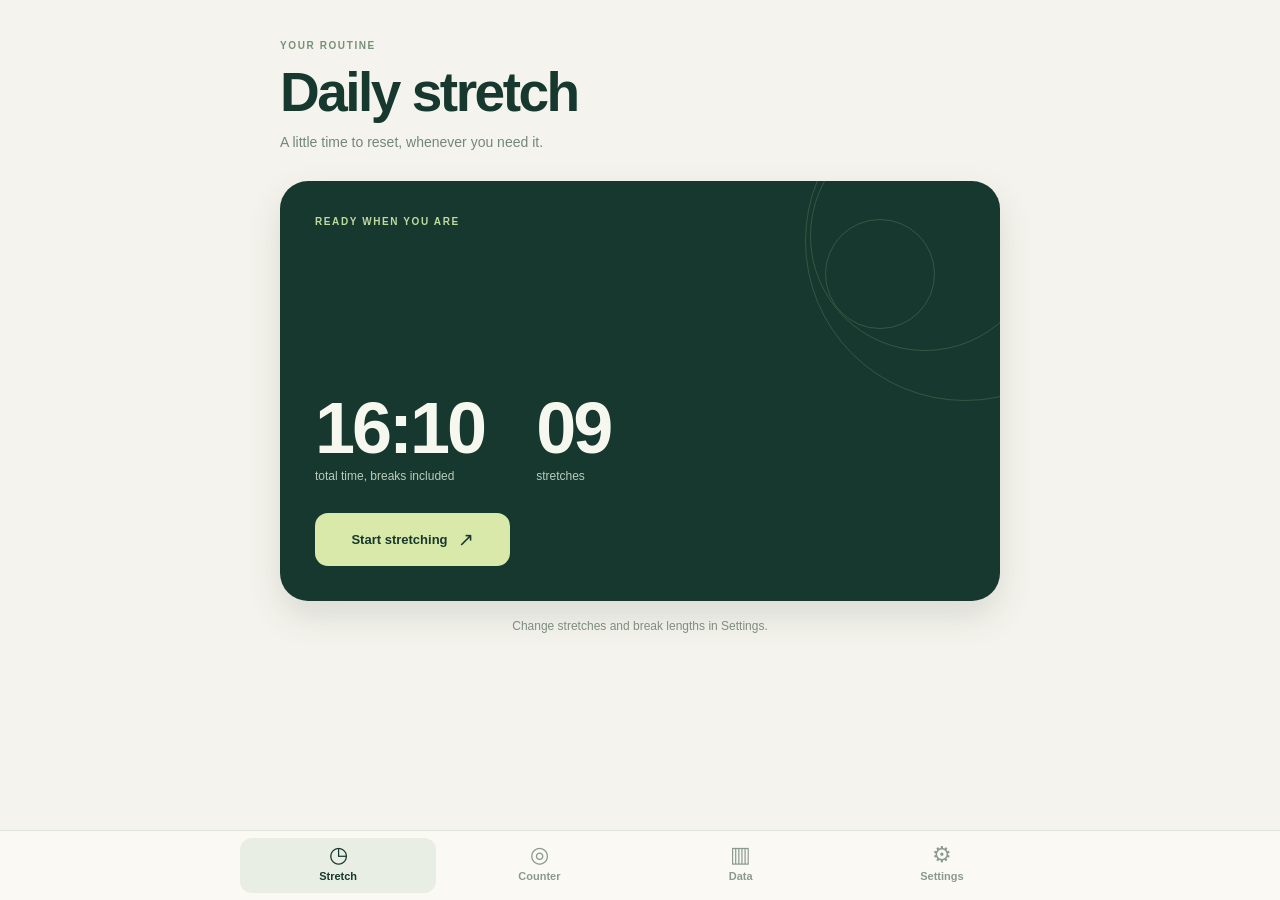
<file: docs/index.html>
<!doctype html>
<html lang="en">
<head>
  <meta charset="utf-8">
  <meta name="viewport" content="width=device-width, initial-scale=1, viewport-fit=cover">
  <meta name="theme-color" content="#f5f3ed">
  <meta name="apple-mobile-web-app-capable" content="yes">
  <meta name="apple-mobile-web-app-status-bar-style" content="default">
  <meta name="apple-mobile-web-app-title" content="Wapp">
  <meta name="description" content="A personal stretch timer, Counter and private spreadsheet graphs.">
  <link rel="manifest" href="./manifest.webmanifest">
  <link rel="icon" href="./icon.svg" type="image/svg+xml">
  <link rel="apple-touch-icon" href="./apple-touch-icon.png">
  <link rel="stylesheet" href="./styles.css">
  <title>Wapp</title>
</head>
<body>
  <p id="counter-data-error" class="data-error" role="alert" hidden>Saved Counter data could not be read and has been kept untouched. Import a valid backup in Settings to recover it.</p>
  <main id="stretch-view" class="app-view page-wrap">
    <header class="page-header"><p class="eyebrow">YOUR ROUTINE</p><h1 id="routine-title">Daily stretch</h1><p class="page-intro">A little time to reset, whenever you need it.</p></header>
    <section class="stretch-card" aria-label="Stretch summary"><div class="stretch-art" aria-hidden="true"><span></span><span></span><span></span></div><p class="card-kicker">READY WHEN YOU ARE</p><div class="stretch-stats"><div><strong id="total-duration">—</strong><span>total time, breaks included</span></div><div><strong id="move-count">—</strong><span>stretches</span></div></div><button id="start-button" class="primary-button stretch-start" type="button">Start stretching <span aria-hidden="true">↗</span></button></section>
    <p class="view-hint">Change stretches and break lengths in Settings.</p>
  </main>

  <main id="counter-view" class="app-view page-wrap" hidden>
    <header class="page-header"><p class="eyebrow">YOUR PROGRESS</p><h1>Counter</h1><p class="page-intro" id="counter-since">Set a start date in Settings to begin.</p></header>
    <section class="counter-card" aria-label="Counter totals"><div class="counter-primary"><span>Saved so far</span><strong id="counter-saved">—</strong></div><div class="counter-stats"><div><strong id="counter-days">—</strong><span>days since start</span></div></div><p id="counter-breakdown" class="counter-breakdown">Enter your estimate to see savings.</p></section>
    <div id="counter-setup-hint" class="setup-hint"><p>Choose a start date and estimate spending you expect to avoid.</p><button id="open-counter-settings" type="button">Set up Counter</button></div>
    <section class="content-card oops-card" aria-labelledby="oops-title"><div class="section-head"><div><p class="section-kicker">KEEP IT HONEST</p><h2 id="oops-title">Register an oops</h2></div></div><p class="supporting-text">The DKK amount you log is subtracted directly from your estimated savings.</p><form id="oops-form" class="oops-form"><div class="field-grid"><label class="form-label" for="oops-date">Date<input id="oops-date" type="date" required></label><label class="form-label" for="oops-amount">Amount (DKK)<input id="oops-amount" type="number" min="0.01" max="1000000000" step="any" inputmode="decimal" required placeholder="0.00"></label></div><label class="form-label" for="oops-reason">Reason<input id="oops-reason" required maxlength="100" placeholder="What was the spending for?"></label><button class="primary-button" type="submit">Add oops</button></form></section>
    <section class="history-section" aria-labelledby="oops-history-title"><div class="section-head"><div><p class="section-kicker">THE RECORD</p><h2 id="oops-history-title">Oops history</h2></div></div><ul id="counter-oops-list" class="history-list"></ul></section>
  </main>

  <main id="data-view" class="app-view page-wrap" hidden>
    <header class="page-header"><p class="eyebrow">YOUR OVERVIEW</p><h1>Data</h1><p class="page-intro">Your graphs, together in one place.</p></header>
    <section class="content-card data-connection" aria-labelledby="data-connection-title">
      <span class="data-connection-icon" aria-hidden="true">▥</span>
      <h2 id="data-connection-title">Your spreadsheet graphs</h2>
      <p id="data-status" class="supporting-text" role="status" aria-live="polite">Add your spreadsheet link in Settings to get started.</p>
      <div class="data-actions">
        <button id="data-connect" class="primary-button" type="button" hidden>Connect with Google</button>
        <button id="data-refresh" class="primary-button" type="button" hidden>Refresh graphs</button>
        <button id="data-open-settings" class="subtle-button" type="button">Set up spreadsheet</button>
        <button id="data-disconnect" class="subtle-button" type="button" hidden>Disconnect</button>
      </div>
      <p id="data-permission" class="data-privacy" hidden>Google access is limited to files you select. Its permission includes editing; this version of Wapp only reads your graphs.</p>
      <div class="data-meta"><span id="data-updated"></span><a id="data-sheet-link" target="_blank" rel="noopener noreferrer" hidden>Open spreadsheet ↗</a></div>
    </section>
    <div id="data-charts" class="data-charts" hidden></div>
  </main>

  <main id="settings-view" class="app-view page-wrap" hidden>
    <div id="settings-home"><header class="page-header"><p class="eyebrow">MAKE IT YOURS</p><h1>Settings</h1><p class="page-intro">Choose what you want to configure.</p></header><div class="settings-app-list"><button id="settings-open-stretch" class="settings-app-button" type="button"><span class="settings-app-icon" aria-hidden="true">◷</span><span><strong>Stretch</strong><small>Routine, timings, and breaks</small></span><span class="settings-app-arrow" aria-hidden="true">›</span></button><button id="settings-open-counter" class="settings-app-button" type="button"><span class="settings-app-icon" aria-hidden="true">◎</span><span><strong>Counter</strong><small>Savings estimate and oops entries</small></span><span class="settings-app-arrow" aria-hidden="true">›</span></button><button id="settings-open-data" class="settings-app-button" type="button"><span class="settings-app-icon" aria-hidden="true">▥</span><span><strong>Data</strong><small>Spreadsheet link and Google connection</small></span><span class="settings-app-arrow" aria-hidden="true">›</span></button><button id="settings-open-backup" class="settings-app-button" type="button"><span class="settings-app-icon" aria-hidden="true">↗</span><span><strong>Backup</strong><small>Import, export, and share data</small></span><span class="settings-app-arrow" aria-hidden="true">›</span></button></div></div>
    <button id="settings-back" class="settings-back" type="button" hidden>‹ Settings</button>
    <section id="stretch-settings" class="settings-section" aria-labelledby="stretch-settings-title" hidden><div class="section-head"><div><p class="section-kicker">STRETCH</p><h2 id="stretch-settings-title">Routine</h2></div><button id="add-button" class="subtle-button" type="button">＋ Add stretch</button></div><div class="content-card routine-card"><label class="form-label" for="routine-name">Routine name<input id="routine-name" maxlength="80"></label><ol id="exercise-list" class="exercise-list"></ol></div><div class="content-card breaks-card"><h3>Breaks</h3><p class="supporting-text">These pauses are included in the total time.</p><div class="setting-row"><label for="side-switch">Switching sides</label><div class="number-field"><input id="side-switch" type="number" min="0" max="300" inputmode="numeric"><span>sec</span></div></div><div class="setting-row"><label for="between-exercises">Between stretches</label><div class="number-field"><input id="between-exercises" type="number" min="0" max="300" inputmode="numeric"><span>sec</span></div></div><div class="setting-row"><label for="between-sets">Between sets</label><div class="number-field"><input id="between-sets" type="number" min="0" max="600" inputmode="numeric"><span>sec</span></div></div></div></section>
    <section id="counter-settings" class="settings-section" aria-labelledby="counter-settings-title" hidden><div class="section-head"><div><p class="section-kicker">COUNTER</p><h2 id="counter-settings-title">Estimate</h2></div></div><div class="content-card"><form id="counter-settings-form"><label class="form-label" for="counter-start-date">Start date<input id="counter-start-date" type="date" required></label><div class="estimate-row"><label class="form-label" for="counter-rate">Amount (DKK)<input id="counter-rate" type="number" min="0" max="1000000000" step="any" inputmode="decimal" required></label><label class="form-label" for="counter-period">Every (days)<input id="counter-period" type="number" min="1" max="3650" step="1" inputmode="numeric" required></label></div><p class="supporting-text">Savings accrue evenly each calendar day. Oops amounts stay fixed when you change your estimate.</p><button class="primary-button" type="submit">Save estimate</button></form></div><div class="content-card settings-oops"><h3>Oops entries</h3><p class="supporting-text">Edit or remove past entries here.</p><ul id="settings-oops-list" class="history-list"></ul></div></section>
    <section id="data-settings" class="settings-section" aria-labelledby="data-settings-title" hidden>
      <div class="section-head"><div><p class="section-kicker">DATA</p><h2 id="data-settings-title">Spreadsheet</h2></div></div>
      <div class="content-card"><form id="sheets-settings-form">
        <label class="form-label" for="sheets-url">Google Sheets link<input id="sheets-url" type="url" required autocomplete="off" placeholder="https://docs.google.com/spreadsheets/d/…"></label>
        <p class="supporting-text">Keep the file private. This link is saved only in this device’s browser.</p>
        <div class="field-grid"><label class="form-label" for="sheets-first">First chart sheet<input id="sheets-first" required maxlength="100" value="O-MF"></label><label class="form-label" for="sheets-second">Second chart sheet (optional)<input id="sheets-second" maxlength="100" value="O-V"></label></div>
        <details class="google-setup"><summary>Google connection setup (one time)</summary>
          <p class="supporting-text">Follow the <a href="./sheets-setup.html" target="_blank" rel="noopener">setup guide</a>, then copy these three values from the same Google Cloud project. Do not enter a client secret.</p>
          <label class="form-label" for="sheets-client">OAuth client ID<input id="sheets-client" autocomplete="off" spellcheck="false" placeholder="…apps.googleusercontent.com"></label>
          <label class="form-label" for="sheets-key">Picker API key<input id="sheets-key" autocomplete="off" spellcheck="false"></label>
          <label class="form-label" for="sheets-project">Google project number<input id="sheets-project" inputmode="numeric" autocomplete="off"></label>
        </details>
        <p id="sheets-settings-status" class="supporting-text" role="status"></p>
        <button class="primary-button" type="submit">Save spreadsheet settings</button>
      </form></div>
      <p class="supporting-text">Use the Data tab to connect and select this file in Google’s picker. Graphs and access tokens stay in memory and are cleared when you disconnect or reload. These connection settings are separate from your Counter and Stretch backups.</p>
    </section>
    <section id="backup-settings" class="settings-section" aria-labelledby="backup-title" hidden><div class="section-head"><div><p class="section-kicker">YOUR DATA</p><h2 id="backup-title">Backup</h2></div></div><div class="content-card backup-card"><p>Data stays in the browser on each device. A computer backup includes only that computer’s data; it cannot read your phone’s entries.</p><div class="backup-actions"><button id="export-button" class="subtle-button" type="button">Export JSON</button></div><button id="import-button" class="subtle-button" type="button">Import JSON</button><button id="share-button" class="subtle-button" type="button">Share this device’s backup</button><input id="import-file" type="file" accept="application/json,.json" hidden><p class="supporting-text">To move phone data to your computer, use Share backup on your phone, then import that file on your computer. Importing a backup replaces the data on this device.</p></div></section>
  </main>

  <nav id="bottom-nav" class="bottom-nav" aria-label="Main navigation"><div class="nav-inner"><button type="button" class="nav-button active" data-view="stretch" aria-current="page"><span class="nav-icon" aria-hidden="true">◷</span><span>Stretch</span></button><button type="button" class="nav-button" data-view="counter"><span class="nav-icon" aria-hidden="true">◎</span><span>Counter</span></button><button type="button" class="nav-button" data-view="data"><span class="nav-icon" aria-hidden="true">▥</span><span>Data</span></button><button type="button" class="nav-button" data-view="settings"><span class="nav-icon" aria-hidden="true">⚙</span><span>Settings</span></button></div></nav>

  <main id="session" class="session-screen" hidden><div class="session-top"><span class="session-label">STRETCH SESSION</span><span id="session-progress">1 / 1</span></div><div class="session-main"><div id="phase-label" class="phase-label">STRETCH</div><h1 id="step-name">Asian squat hold</h1><p id="step-detail" class="step-detail">Set 1 of 2</p><div id="timer-ring" class="timer-ring"><div class="timer-inner"><span id="remaining-time">0:45</span><span>REMAINING</span></div></div><p id="pause-note" class="pause-note" role="status">The screen stays awake while the timer runs when your phone allows it.</p></div><div class="session-bottom"><div class="up-next"><span>UP NEXT</span><strong id="up-next-name">Set break</strong></div><div class="session-controls"><button id="previous-button" type="button" aria-label="Go back">↶<small>Back</small></button><button id="pause-button" type="button">Pause</button><button id="next-button" type="button" aria-label="Skip step">↷<small>Skip</small></button><button id="end-button" type="button" aria-label="Stop session">×<small>Stop</small></button></div></div></main>

  <dialog id="exercise-dialog" class="edit-dialog"><form id="exercise-form" method="dialog"><div class="dialog-head"><div><span class="section-kicker">YOUR ROUTINE</span><h2 id="dialog-title">Edit stretch</h2></div><button id="close-dialog" class="close-button" type="button" aria-label="Close">×</button></div><label class="form-label" for="exercise-name">Name<input id="exercise-name" required maxlength="80" autocomplete="off"></label><div class="field-grid"><label class="form-label" for="exercise-seconds">Seconds per hold<input id="exercise-seconds" type="number" required min="1" max="3600" inputmode="numeric"></label><label class="form-label" for="exercise-sets">Sets<input id="exercise-sets" type="number" required min="1" max="20" inputmode="numeric"></label></div><label class="form-label" for="exercise-sides">Sides<select id="exercise-sides"><option value="none">One hold</option><option value="both">Left and right</option></select></label><div class="dialog-actions"><button id="delete-button" class="delete-button" type="button">Delete</button><button class="save-button" type="submit">Save stretch</button></div></form></dialog>
  <dialog id="oops-dialog" class="edit-dialog"><form id="oops-edit-form" method="dialog"><div class="dialog-head"><div><span class="section-kicker">COUNTER</span><h2>Edit oops</h2></div><button id="close-oops-dialog" class="close-button" type="button" aria-label="Close">×</button></div><label class="form-label" for="edit-oops-date">Date<input id="edit-oops-date" type="date" required></label><label class="form-label" for="edit-oops-amount">Amount (DKK)<input id="edit-oops-amount" type="number" min="0" max="1000000000" step="any" inputmode="decimal" required></label><label class="form-label" for="edit-oops-reason">Reason<input id="edit-oops-reason" required></label><div class="dialog-actions"><button id="delete-oops-button" class="delete-button" type="button">Delete</button><button class="save-button" type="submit">Save oops</button></div></form></dialog>
  <div id="toast" class="toast" role="status" aria-live="polite"></div>
  <script type="module" src="./app.js"></script>
</body>
</html>
</file>
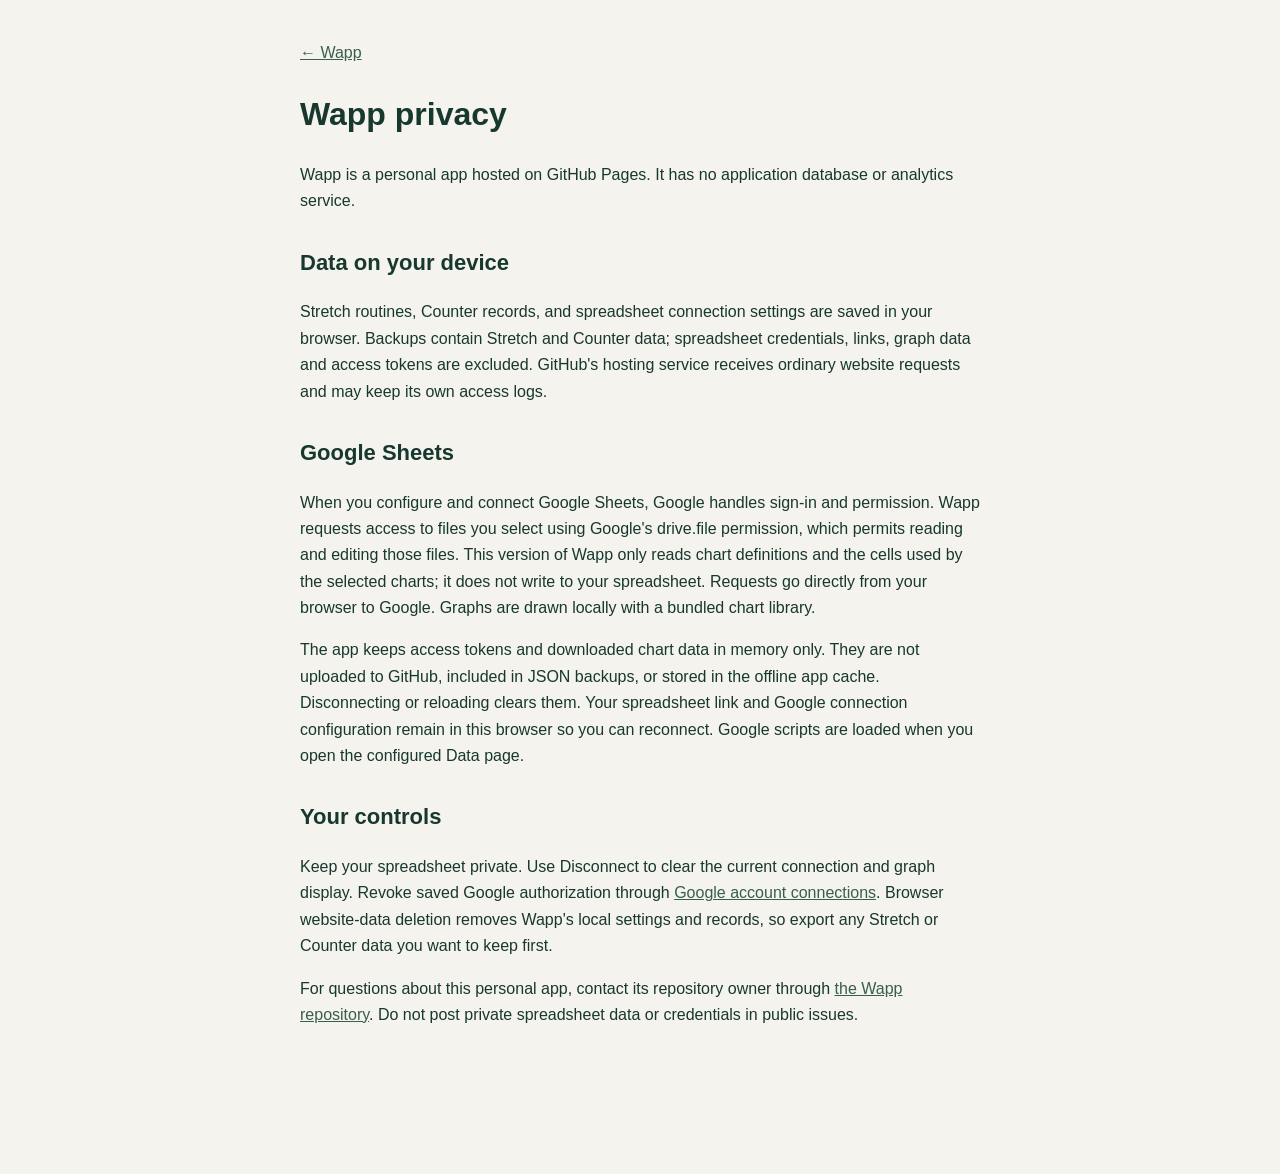
<file: docs/privacy.html>
<!doctype html>
<html lang="en"><head><meta charset="utf-8"><meta name="viewport" content="width=device-width,initial-scale=1"><title>Privacy · Wapp</title><link rel="stylesheet" href="./styles.css"></head><body><main class="page-wrap setup-guide"><a href="./">← Wapp</a><h1>Wapp privacy</h1><p>Wapp is a personal app hosted on GitHub Pages. It has no application database or analytics service.</p><h2>Data on your device</h2><p>Stretch routines, Counter records, and spreadsheet connection settings are saved in your browser. Backups contain Stretch and Counter data; spreadsheet credentials, links, graph data and access tokens are excluded. GitHub's hosting service receives ordinary website requests and may keep its own access logs.</p><h2>Google Sheets</h2><p>When you configure and connect Google Sheets, Google handles sign-in and permission. Wapp requests access to files you select using Google's drive.file permission, which permits reading and editing those files. This version of Wapp only reads chart definitions and the cells used by the selected charts; it does not write to your spreadsheet. Requests go directly from your browser to Google. Graphs are drawn locally with a bundled chart library.</p><p>The app keeps access tokens and downloaded chart data in memory only. They are not uploaded to GitHub, included in JSON backups, or stored in the offline app cache. Disconnecting or reloading clears them. Your spreadsheet link and Google connection configuration remain in this browser so you can reconnect. Google scripts are loaded when you open the configured Data page.</p><h2>Your controls</h2><p>Keep your spreadsheet private. Use Disconnect to clear the current connection and graph display. Revoke saved Google authorization through <a href="https://myaccount.google.com/connections">Google account connections</a>. Browser website-data deletion removes Wapp's local settings and records, so export any Stretch or Counter data you want to keep first.</p><p>For questions about this personal app, contact its repository owner through <a href="https://github.com/s214735/Wapp">the Wapp repository</a>. Do not post private spreadsheet data or credentials in public issues.</p></main></body></html>
</file>
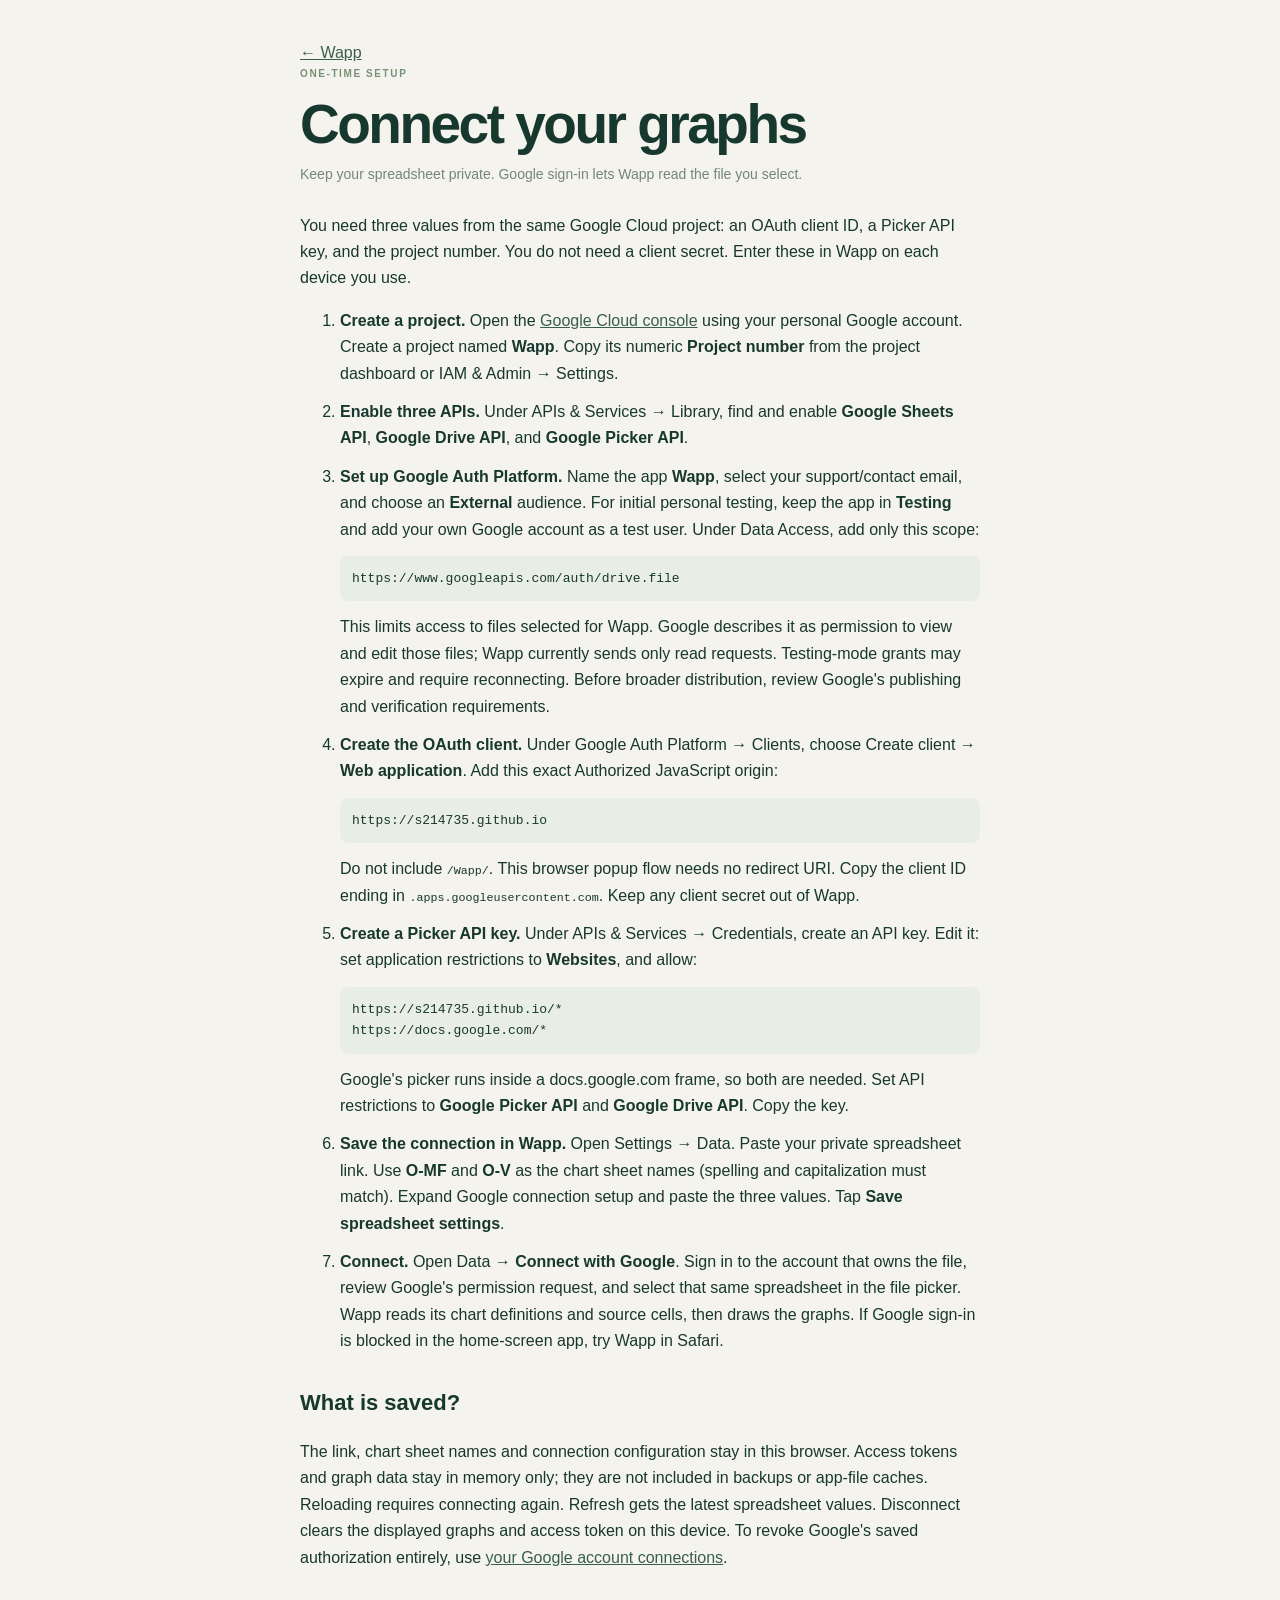
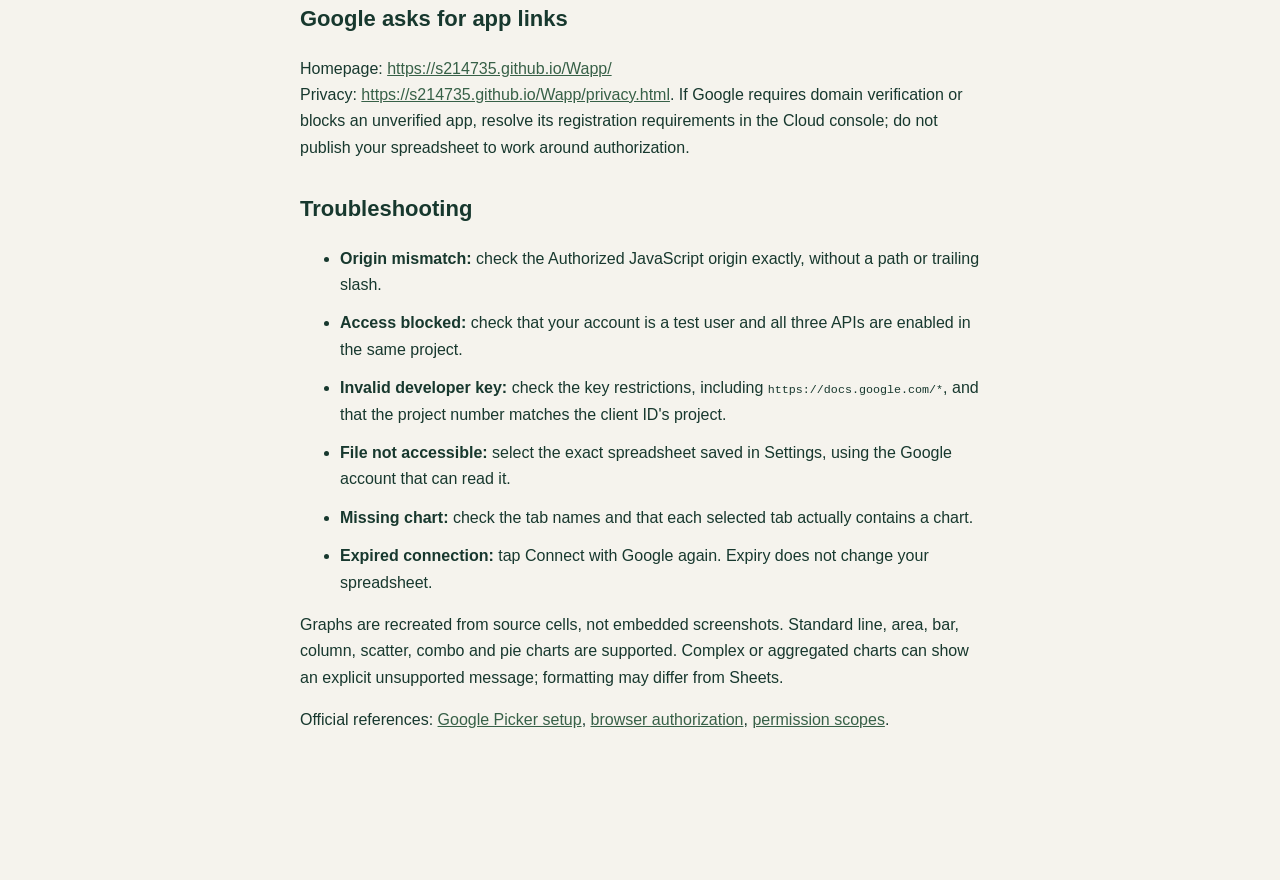
<file: docs/sheets-setup.html>
<!doctype html>
<html lang="en"><head><meta charset="utf-8"><meta name="viewport" content="width=device-width,initial-scale=1"><title>Connect Google Sheets · Wapp</title><link rel="stylesheet" href="./styles.css"></head>
<body><main class="page-wrap setup-guide"><a href="./">← Wapp</a><header class="page-header"><p class="eyebrow">ONE-TIME SETUP</p><h1>Connect your graphs</h1><p class="page-intro">Keep your spreadsheet private. Google sign-in lets Wapp read the file you select.</p></header>
<p>You need three values from the same Google Cloud project: an OAuth client ID, a Picker API key, and the project number. You do not need a client secret. Enter these in Wapp on each device you use.</p>
<ol>
<li><strong>Create a project.</strong> Open the <a href="https://console.cloud.google.com/" target="_blank" rel="noopener">Google Cloud console</a> using your personal Google account. Create a project named <strong>Wapp</strong>. Copy its numeric <strong>Project number</strong> from the project dashboard or IAM &amp; Admin → Settings.</li>
<li><strong>Enable three APIs.</strong> Under APIs &amp; Services → Library, find and enable <strong>Google Sheets API</strong>, <strong>Google Drive API</strong>, and <strong>Google Picker API</strong>.</li>
<li><strong>Set up Google Auth Platform.</strong> Name the app <strong>Wapp</strong>, select your support/contact email, and choose an <strong>External</strong> audience. For initial personal testing, keep the app in <strong>Testing</strong> and add your own Google account as a test user. Under Data Access, add only this scope:<pre>https://www.googleapis.com/auth/drive.file</pre>This limits access to files selected for Wapp. Google describes it as permission to view and edit those files; Wapp currently sends only read requests. Testing-mode grants may expire and require reconnecting. Before broader distribution, review Google's publishing and verification requirements.</li>
<li><strong>Create the OAuth client.</strong> Under Google Auth Platform → Clients, choose Create client → <strong>Web application</strong>. Add this exact Authorized JavaScript origin:<pre>https://s214735.github.io</pre>Do not include <code>/Wapp/</code>. This browser popup flow needs no redirect URI. Copy the client ID ending in <code>.apps.googleusercontent.com</code>. Keep any client secret out of Wapp.</li>
<li><strong>Create a Picker API key.</strong> Under APIs &amp; Services → Credentials, create an API key. Edit it: set application restrictions to <strong>Websites</strong>, and allow:<pre>https://s214735.github.io/*
https://docs.google.com/*</pre>Google's picker runs inside a docs.google.com frame, so both are needed. Set API restrictions to <strong>Google Picker API</strong> and <strong>Google Drive API</strong>. Copy the key.</li>
<li><strong>Save the connection in Wapp.</strong> Open Settings → Data. Paste your private spreadsheet link. Use <strong>O-MF</strong> and <strong>O-V</strong> as the chart sheet names (spelling and capitalization must match). Expand Google connection setup and paste the three values. Tap <strong>Save spreadsheet settings</strong>.</li>
<li><strong>Connect.</strong> Open Data → <strong>Connect with Google</strong>. Sign in to the account that owns the file, review Google's permission request, and select that same spreadsheet in the file picker. Wapp reads its chart definitions and source cells, then draws the graphs. If Google sign-in is blocked in the home-screen app, try Wapp in Safari.</li>
</ol>
<h2>What is saved?</h2><p>The link, chart sheet names and connection configuration stay in this browser. Access tokens and graph data stay in memory only; they are not included in backups or app-file caches. Reloading requires connecting again. Refresh gets the latest spreadsheet values. Disconnect clears the displayed graphs and access token on this device. To revoke Google's saved authorization entirely, use <a href="https://myaccount.google.com/connections" target="_blank" rel="noopener">your Google account connections</a>.</p>
<h2>Google asks for app links</h2><p>Homepage: <a href="https://s214735.github.io/Wapp/">https://s214735.github.io/Wapp/</a><br>Privacy: <a href="./privacy.html">https://s214735.github.io/Wapp/privacy.html</a>. If Google requires domain verification or blocks an unverified app, resolve its registration requirements in the Cloud console; do not publish your spreadsheet to work around authorization.</p>
<h2>Troubleshooting</h2><ul><li><strong>Origin mismatch:</strong> check the Authorized JavaScript origin exactly, without a path or trailing slash.</li><li><strong>Access blocked:</strong> check that your account is a test user and all three APIs are enabled in the same project.</li><li><strong>Invalid developer key:</strong> check the key restrictions, including <code>https://docs.google.com/*</code>, and that the project number matches the client ID's project.</li><li><strong>File not accessible:</strong> select the exact spreadsheet saved in Settings, using the Google account that can read it.</li><li><strong>Missing chart:</strong> check the tab names and that each selected tab actually contains a chart.</li><li><strong>Expired connection:</strong> tap Connect with Google again. Expiry does not change your spreadsheet.</li></ul>
<p>Graphs are recreated from source cells, not embedded screenshots. Standard line, area, bar, column, scatter, combo and pie charts are supported. Complex or aggregated charts can show an explicit unsupported message; formatting may differ from Sheets.</p>
<p>Official references: <a href="https://developers.google.com/workspace/drive/picker/guides/web-picker">Google Picker setup</a>, <a href="https://developers.google.com/identity/oauth2/web/guides/use-token-model">browser authorization</a>, <a href="https://developers.google.com/workspace/sheets/api/scopes">permission scopes</a>.</p>
</main></body></html>
</file>
<file: docs/styles.css>
:root{font-family:-apple-system,BlinkMacSystemFont,'Segoe UI',sans-serif;color:#17382e;background:#f5f3ed;font-synthesis:none;-webkit-font-smoothing:antialiased}
*{box-sizing:border-box}body{margin:0}button,input,select{font:inherit}button{cursor:pointer}button:focus-visible,input:focus-visible,select:focus-visible{outline:3px solid #accb80;outline-offset:3px}[hidden]{display:none!important}
.page-wrap{max-width:800px;margin:0 auto;padding:calc(env(safe-area-inset-top) + 40px) 20px calc(env(safe-area-inset-bottom) + 130px)}.page-header{margin:0 0 28px}.eyebrow,.section-kicker,.card-kicker,.phase-label,.session-label{font-size:10px;font-weight:800;letter-spacing:.16em}.eyebrow{color:#789176;margin:0 0 13px}.page-header h1{font-size:clamp(37px,8vw,55px);letter-spacing:-2.5px;line-height:1.05;margin:0}.page-intro{font-size:14px;color:#748679;line-height:1.5;margin:10px 0 0}.view-hint{font-size:12px;color:#829184;margin:18px 5px;text-align:center}
.primary-button{display:inline-flex;align-items:center;justify-content:center;gap:10px;border:0;border-radius:13px;background:#17382e;color:#f8f9f0;font-size:13px;font-weight:800;padding:15px 20px;min-height:49px}.primary-button:hover{background:#28513f}.primary-button:disabled{opacity:.5;cursor:not-allowed}.subtle-button{border:1px solid #d6ddd3;background:#fffdf8;color:#315442;border-radius:11px;padding:10px 13px;font-size:12px;font-weight:750;white-space:nowrap}.subtle-button:hover{background:#f3f6ec}
.stretch-card{position:relative;overflow:hidden;min-height:420px;padding:35px;border-radius:28px;background:#17382e;color:#f6f8ef;box-shadow:0 15px 35px rgba(31,62,46,.13);display:flex;flex-direction:column}.stretch-card>*:not(.stretch-art){position:relative;z-index:1}.stretch-art span{position:absolute;width:320px;height:320px;border:1px solid rgba(216,232,167,.17);border-radius:50%;right:-125px;top:-100px}.stretch-art span:nth-child(2){width:230px;height:230px;right:-40px;top:-60px}.stretch-art span:nth-child(3){width:110px;height:110px;right:65px;top:38px}.card-kicker{color:#bfdaa0;margin:0}.stretch-stats{display:flex;gap:52px;margin:auto 0 30px}.stretch-stats>div{display:flex;flex-direction:column;gap:5px}.stretch-stats strong{font-size:clamp(47px,10vw,72px);font-weight:800;line-height:1;letter-spacing:-3px;font-variant-numeric:tabular-nums}.stretch-stats span{color:#b9cdbb;font-size:12px}.stretch-start{align-self:flex-start;background:#d9e9a9;color:#17382e;min-width:195px}.stretch-start:hover{background:#e8f4c4}.stretch-start span{font-size:19px}
.counter-card{background:#ece4d7;border:1px solid #e7dbcd;border-radius:25px;padding:28px 28px 21px;color:#473929;box-shadow:0 10px 25px rgba(80,60,31,.05)}.counter-primary{display:flex;flex-direction:column;gap:10px}.counter-primary>span{font-size:12px;color:#897462;font-weight:700}.counter-primary strong{font-size:clamp(44px,10vw,69px);line-height:1;letter-spacing:-2.5px;font-variant-numeric:tabular-nums;overflow-wrap:anywhere}.counter-stats{display:grid;grid-template-columns:minmax(0,1fr);gap:22px;margin-top:33px;padding-top:21px;border-top:1px solid #d6c6b6}.counter-stats>div{display:flex;flex-direction:column;gap:4px}.counter-stats strong{font-size:30px;line-height:1.1;font-variant-numeric:tabular-nums}.counter-stats span{color:#947f6a;font-size:11px}.counter-breakdown{font-size:11px;color:#8d7967;line-height:1.5;margin:20px 0 0}.setup-hint{margin:20px 0;padding:19px 20px;border-radius:15px;background:#fffdf8;border:1px solid #eadfd0;display:flex;justify-content:space-between;align-items:center;gap:15px}.setup-hint p{margin:0;color:#6a6358;font-size:13px}.setup-hint button{border:0;border-radius:9px;background:#69472f;color:#fff;padding:10px 13px;white-space:nowrap;font-size:12px;font-weight:800}
.section-head{display:flex;align-items:end;justify-content:space-between;gap:14px;margin:0 1px 16px}.section-kicker{color:#819482;margin:0}.section-head h2{font-size:24px;letter-spacing:-.7px;margin:6px 0 0}.content-card{background:#fffdf8;border:1px solid #e7e7df;border-radius:20px;padding:23px;margin-bottom:15px}.content-card h3{font-size:18px;margin:0 0 7px;letter-spacing:-.4px}.supporting-text{font-size:12px;color:#829184;line-height:1.5;margin:0 0 18px}.oops-card{margin-top:30px}.oops-card .section-head{margin-bottom:8px}.oops-form .primary-button{width:100%;margin-top:5px}.form-label{display:flex;flex-direction:column;gap:8px;font-size:12px;font-weight:700;color:#4f6857;margin-bottom:17px}.form-label input,.form-label select{display:block;box-sizing:border-box;width:100%;max-width:100%;min-width:0;min-height:46px;border:1px solid #dbe3d9;border-radius:10px;background:#fff;color:#17382e;padding:10px 12px;font-size:16px}.form-label .optional{display:inline;color:#99a69b;font-weight:500}.field-grid{display:grid;grid-template-columns:repeat(2,minmax(0,1fr));gap:13px}.history-section{margin-top:32px}.history-list{list-style:none;padding:0;margin:0;background:#fffdf8;border:1px solid #e8e7de;border-radius:17px;overflow:hidden}.history-list li{display:flex;align-items:center;gap:12px;justify-content:space-between;padding:14px 17px;border-bottom:1px solid #efeee8}.history-list li:last-child{border-bottom:0}.history-list strong{display:block;font-size:13px;color:#284434}.history-list small{display:block;color:#9a9e94;font-size:11px;margin-top:4px}.history-list .history-amount{font-size:13px;font-weight:800;color:#846244;white-space:nowrap}.history-list button{border:0;background:#edf1e8;color:#3c664d;border-radius:8px;padding:7px 10px;font-size:11px;font-weight:700}.empty-list{color:#9aa69a;font-size:12px;line-height:1.5}
.settings-section{margin-top:34px}.settings-section:first-of-type{margin-top:0}.routine-card{padding:18px}.routine-card>.form-label{margin:0 5px 19px}.exercise-list{list-style:none;margin:0;padding:0;border:1px solid #ecebe3;border-radius:14px;overflow:hidden}.exercise-item{display:flex;align-items:center;gap:10px;min-height:68px;padding:10px 12px;border-bottom:1px solid #eeede6}.exercise-item:last-child{border-bottom:0}.exercise-index{display:grid;place-items:center;flex:0 0 28px;height:28px;border-radius:8px;background:#edf0e7;color:#6f8573;font-size:10px;font-weight:800}.exercise-copy{flex:1;min-width:0}.exercise-name{display:block;font-size:13px;font-weight:750;color:#234337}.exercise-meta{display:block;color:#89948b;font-size:11px;margin-top:4px}.exercise-edit{border:0;background:#eef2e9;color:#426f54;border-radius:8px;padding:7px 9px;font-size:14px}.move-controls{display:flex;gap:2px}.move-controls button{border:0;background:none;color:#758b79;padding:5px;font-size:14px}.move-controls button:disabled{opacity:.25;cursor:default}.breaks-card{background:#e9eee4}.breaks-card .supporting-text{margin-bottom:7px}.setting-row{display:flex;justify-content:space-between;align-items:center;border-top:1px solid #d7e0d4;min-height:58px;gap:15px}.setting-row label{font-size:12px;font-weight:650}.number-field{display:flex;align-items:center;gap:4px;background:#fffdf8;border-radius:9px;padding:5px 8px}.number-field input{width:49px;border:0;background:transparent;text-align:right;color:#17382e;font-weight:750;font-size:13px;outline:none}.number-field span{color:#94a093;font-size:11px}.estimate-row{display:grid;grid-template-columns:repeat(2,minmax(0,1fr));gap:13px;align-items:stretch}.backup-card>p:first-child{font-size:13px;line-height:1.55;color:#69796d;margin:0 0 15px}.backup-actions{display:flex;gap:10px;flex-wrap:wrap;margin-bottom:14px}.backup-card .supporting-text{margin:14px 0 0}.backup-card #share-button{display:none}
.settings-app-list{display:grid;gap:12px}.settings-app-button{width:100%;display:flex;align-items:center;gap:15px;min-height:83px;text-align:left;border:1px solid #e4e8de;border-radius:18px;background:#fffdf8;color:#234337;padding:15px 19px;box-shadow:0 5px 15px rgba(34,59,39,.025)}.settings-app-button:hover{background:#f2f6eb}.settings-app-icon{width:43px;height:43px;flex:0 0 43px;display:grid;place-items:center;border-radius:13px;background:#e9eee4;color:#376047;font-size:24px}.settings-app-button strong,.settings-app-button small{display:block}.settings-app-button strong{font-size:16px}.settings-app-button small{font-size:12px;font-weight:500;color:#829184;margin-top:4px}.settings-app-arrow{margin-left:auto;color:#9cae9a;font-size:28px}.settings-back{display:inline-flex;align-items:center;border:0;background:transparent;color:#446b52;font-size:13px;font-weight:750;padding:0;margin:0 0 24px}.settings-section{margin-top:0}
.bottom-nav{position:fixed;left:0;right:0;bottom:0;z-index:10;padding:7px 12px calc(env(safe-area-inset-bottom) + 7px);background:rgba(250,249,244,.96);border-top:1px solid #dfe4da;backdrop-filter:blur(16px);-webkit-backdrop-filter:blur(16px)}.nav-inner{max-width:800px;margin:auto;display:grid;grid-template-columns:repeat(4,minmax(0,1fr));gap:5px}.nav-button{display:flex;flex-direction:column;align-items:center;gap:4px;border:0;background:transparent;color:#8b9a8e;border-radius:12px;min-height:55px;padding:6px;font-size:11px;font-weight:750}.nav-button.active{color:#17382e;background:#e8eee4}.nav-icon{font-size:22px;line-height:1}
.session-screen{min-height:100dvh;background:#17382e;color:#f2f5e9;display:flex;flex-direction:column;padding:calc(env(safe-area-inset-top) + 27px) 20px calc(env(safe-area-inset-bottom) + 25px)}.session-top{display:flex;justify-content:space-between;align-items:center;gap:10px;font-size:11px;color:#b7cbb3}.session-label{color:#91af93;font-size:10px}.session-main{flex:1;display:flex;align-items:center;justify-content:center;flex-direction:column;text-align:center;padding:20px 0}.phase-label{color:#b9d69b}.session-main h1{font-size:clamp(29px,8vw,43px);line-height:1.12;letter-spacing:-1.5px;max-width:500px;margin:14px 0 8px}.step-detail{color:#b9cbb7;font-size:13px;margin:0}.timer-ring{width:min(65vw,265px);height:min(65vw,265px);border-radius:50%;margin:35px 0 18px;background:conic-gradient(#d9e9a9 0deg,#d9e9a9 var(--progress,360deg),rgba(255,255,255,.12) var(--progress,360deg));padding:9px;display:grid;place-items:center}.timer-inner{width:100%;height:100%;border-radius:50%;background:#17382e;display:flex;align-items:center;justify-content:center;flex-direction:column;gap:3px}.timer-inner span:first-child{font-size:clamp(48px,13vw,68px);font-weight:800;line-height:1;letter-spacing:-3px;font-variant-numeric:tabular-nums}.timer-inner span:last-child{font-size:9px;letter-spacing:.18em;color:#9db69b;font-weight:700}.pause-note{min-height:28px;color:#a8bfa8;font-size:11px}.session-bottom{width:100%;max-width:480px;margin:auto}.up-next{display:flex;flex-direction:column;gap:5px;border-top:1px solid #3e5a4b;padding-top:16px}.up-next span{font-size:9px;letter-spacing:.16em;color:#91af93;font-weight:700}.up-next strong{font-size:13px;font-weight:650}.session-controls{display:grid;grid-template-columns:1fr 1.6fr 1fr 1fr;gap:8px;margin-top:20px}.session-controls button{border:1px solid #5c7864;background:transparent;color:#eff2e7;min-height:59px;border-radius:12px;display:flex;align-items:center;justify-content:center;flex-direction:column;font-size:22px;line-height:1}.session-controls small{font-size:9px;margin-top:5px;font-weight:700}.session-controls #pause-button{background:#d9e9a9;color:#17382e;border-color:#d9e9a9;font-size:13px;font-weight:800}.session-controls #end-button{border-color:#9b6c62;color:#f2c6bd}
.edit-dialog{width:min(calc(100% - 30px),440px);border:0;border-radius:20px;padding:24px;background:#fffdf8;color:#17382e;box-shadow:0 30px 70px #102b24a0}.edit-dialog::backdrop{background:rgba(13,39,30,.65)}.dialog-head{display:flex;align-items:start;justify-content:space-between;margin-bottom:23px}.dialog-head h2{font-size:23px;letter-spacing:-.7px;margin:5px 0 0}.close-button{border:0;background:#eef1e9;color:#617565;width:31px;height:31px;border-radius:9px;font-size:22px;line-height:1}.dialog-actions{display:flex;gap:9px;margin-top:24px}.dialog-actions button{border:0;border-radius:10px;padding:12px 14px;font-size:12px;font-weight:750}.delete-button{background:#f5e9e4;color:#a75d50}.save-button{background:#17382e;color:#fff;flex:1}.toast{position:fixed;bottom:calc(env(safe-area-inset-bottom) + 88px);left:50%;transform:translate(-50%,20px);background:#17382e;color:#fff;padding:11px 16px;border-radius:10px;font-size:12px;opacity:0;pointer-events:none;transition:.2s;white-space:nowrap;z-index:30;max-width:calc(100vw - 24px);overflow:hidden;text-overflow:ellipsis}.toast.show{opacity:1;transform:translate(-50%,0)}
@media(max-width:600px){.page-wrap{padding-top:calc(env(safe-area-inset-top) + 27px)}.stretch-card{min-height:365px;padding:27px}.stretch-stats{gap:28px;flex-direction:column;margin:auto 0 25px}.stretch-stats strong{font-size:56px}.counter-card{padding:24px}.counter-primary strong{font-size:48px}.setup-hint{align-items:flex-start;flex-direction:column}.routine-card{padding:12px}.exercise-item{gap:7px;padding:9px}.move-controls button{padding:3px}.backup-actions{display:none}.backup-card #share-button{display:inline-flex}.session-controls{gap:6px}.session-controls button{min-height:56px}.session-controls #pause-button{font-size:12px}}
@media(min-width:640px){.page-wrap{padding-left:40px;padding-right:40px}}
.form-label,.form-label input,.form-label select{min-width:0}
/* Native iOS date controls need explicit sizing, including their inner value. */
.form-label input[type=date]{appearance:none;-webkit-appearance:none;height:46px;text-align:left}
.form-label input::-webkit-date-and-time-value{min-width:0;text-align:left}
.field-grid>.form-label,.estimate-row>.form-label{min-width:0;justify-content:space-between}
.history-list li{flex-wrap:wrap}
.history-list li>div{min-width:0;flex:1 1 110px;overflow-wrap:anywhere}
.history-list .history-amount{max-width:100%;overflow-wrap:anywhere;white-space:normal}
.data-error{margin:20px;padding:16px;background:#f5e9e4;color:#773d32;border-radius:12px}
@media(max-width:600px){.oops-form .field-grid,.estimate-row{grid-template-columns:minmax(0,1fr);gap:0}}
@media(max-width:380px){.field-grid{grid-template-columns:minmax(0,1fr)}}
@media(hover:hover){.backup-actions{display:flex}.backup-card #share-button{display:none}}
@media(hover:none) and (pointer:coarse){.backup-actions{display:none}.backup-card #share-button{display:inline-flex}}

.data-connection{padding:28px}.data-connection-icon{display:grid;place-items:center;width:48px;height:48px;background:#e9eee4;border-radius:14px;font-size:27px;color:#376047;margin-bottom:22px}.data-connection h2{font-size:23px;line-height:1.2;letter-spacing:-.6px;margin:0 0 12px}.data-privacy{font-size:12px;line-height:1.6;color:#69796d;border-top:1px solid #e7e7df;margin:22px 0 0;padding-top:18px}.data-charts{display:grid;gap:20px;min-width:0}

.data-actions{display:flex;gap:10px;flex-wrap:wrap}.data-actions button{white-space:normal}.data-meta{display:flex;flex-wrap:wrap;gap:12px;justify-content:space-between;margin-top:18px;color:#748679;font-size:12px}.data-meta a,.google-setup a{color:#376047}.error-text{color:#9b4939}.google-setup{border-top:1px solid #e7e7df;padding:18px 0;margin-bottom:10px}.google-setup summary,.graph-table summary{cursor:pointer;font-size:14px;font-weight:700;color:#376047}.google-setup[open] summary{margin-bottom:18px}.graph-card{min-width:0;overflow:hidden}.graph-card h2{font-size:24px;overflow-wrap:anywhere;margin:10px 0 16px}.graph-frame{position:relative;height:340px;min-width:0}.graph-table{margin-top:22px}.table-scroll{overflow:auto;max-height:320px;margin-top:12px}.graph-table table{border-collapse:collapse;width:100%;font-size:12px}.graph-table td,.graph-table th{padding:8px;text-align:left;border-bottom:1px solid #e7e7df;white-space:nowrap}.graph-table th{position:sticky;top:0;background:#fffdf8}.setup-guide{max-width:760px;line-height:1.65}.setup-guide h2{margin-top:30px;font-size:22px}.setup-guide li{margin:12px 0}.setup-guide code{overflow-wrap:anywhere;font-size:.9em}.setup-guide a{color:#376047}.setup-guide pre{white-space:pre-wrap;overflow-wrap:anywhere;background:#e9eee4;padding:12px;border-radius:8px}@media(max-width:600px){#data-settings .field-grid{grid-template-columns:minmax(0,1fr);gap:0}.graph-frame{height:300px}.graph-card{padding:18px}.data-connection{padding:23px}}
.graph-frame canvas{display:block;max-width:100%}

.data-connection.connected .data-connection-icon,.data-connection.connected h2,.data-connection.connected #data-permission{display:none}.data-connection.connected{padding:20px}
</file>
